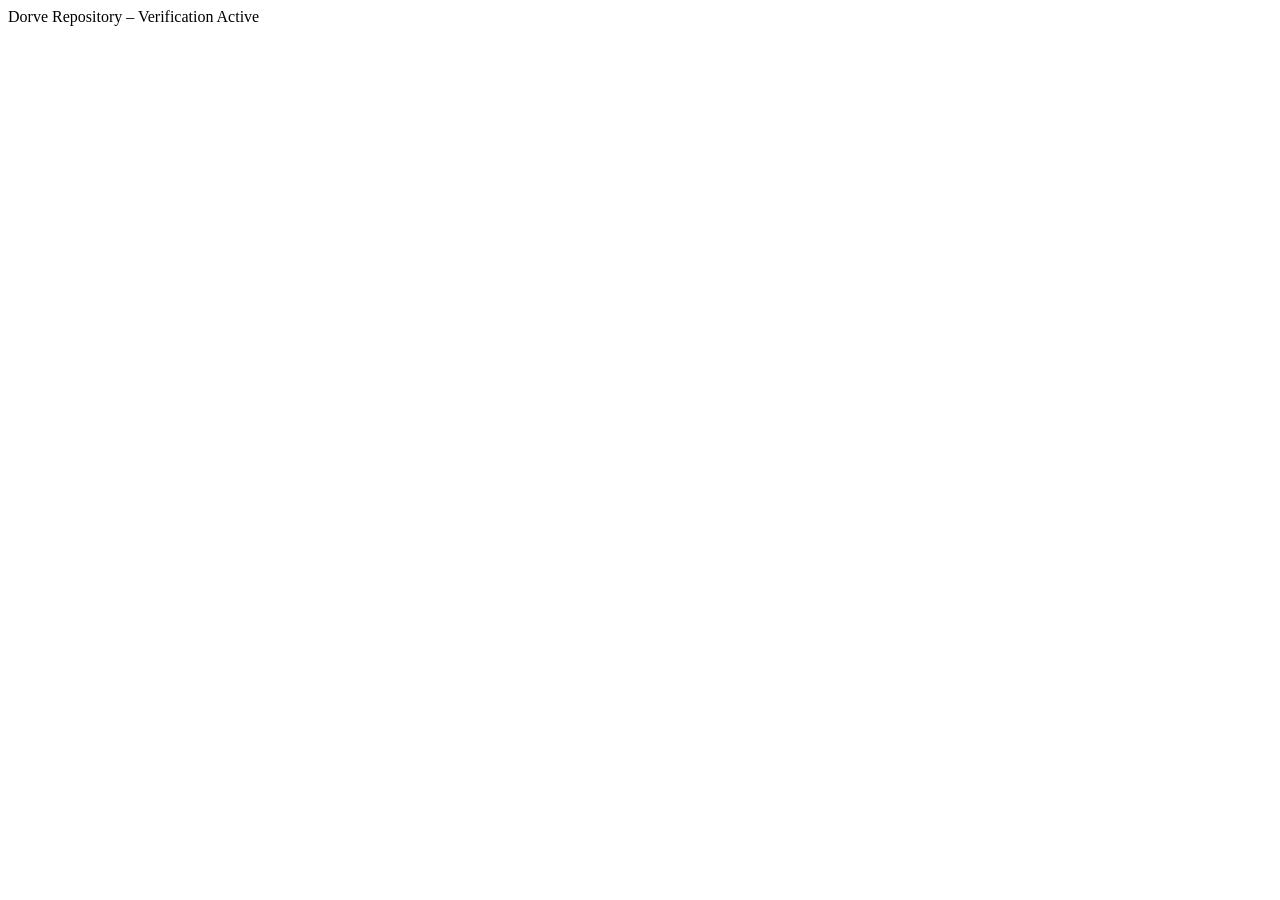
<file: index.html>
<!DOCTYPE html>
<html>
<head>
  <!-- GANTI KODE DI BAWAH DENGAN KODE VERIFIKASI DARI SEARCH CONSOLE -->
  <meta name="google-site-verification" content="qCe2JRQ90kSZsdynT_LKBflyMg3A5v-yLUPvluCu8NE" />
  <title>Dorve Repository</title>
</head>
<body>
  Dorve Repository – Verification Active
</body>
</html>
</file>
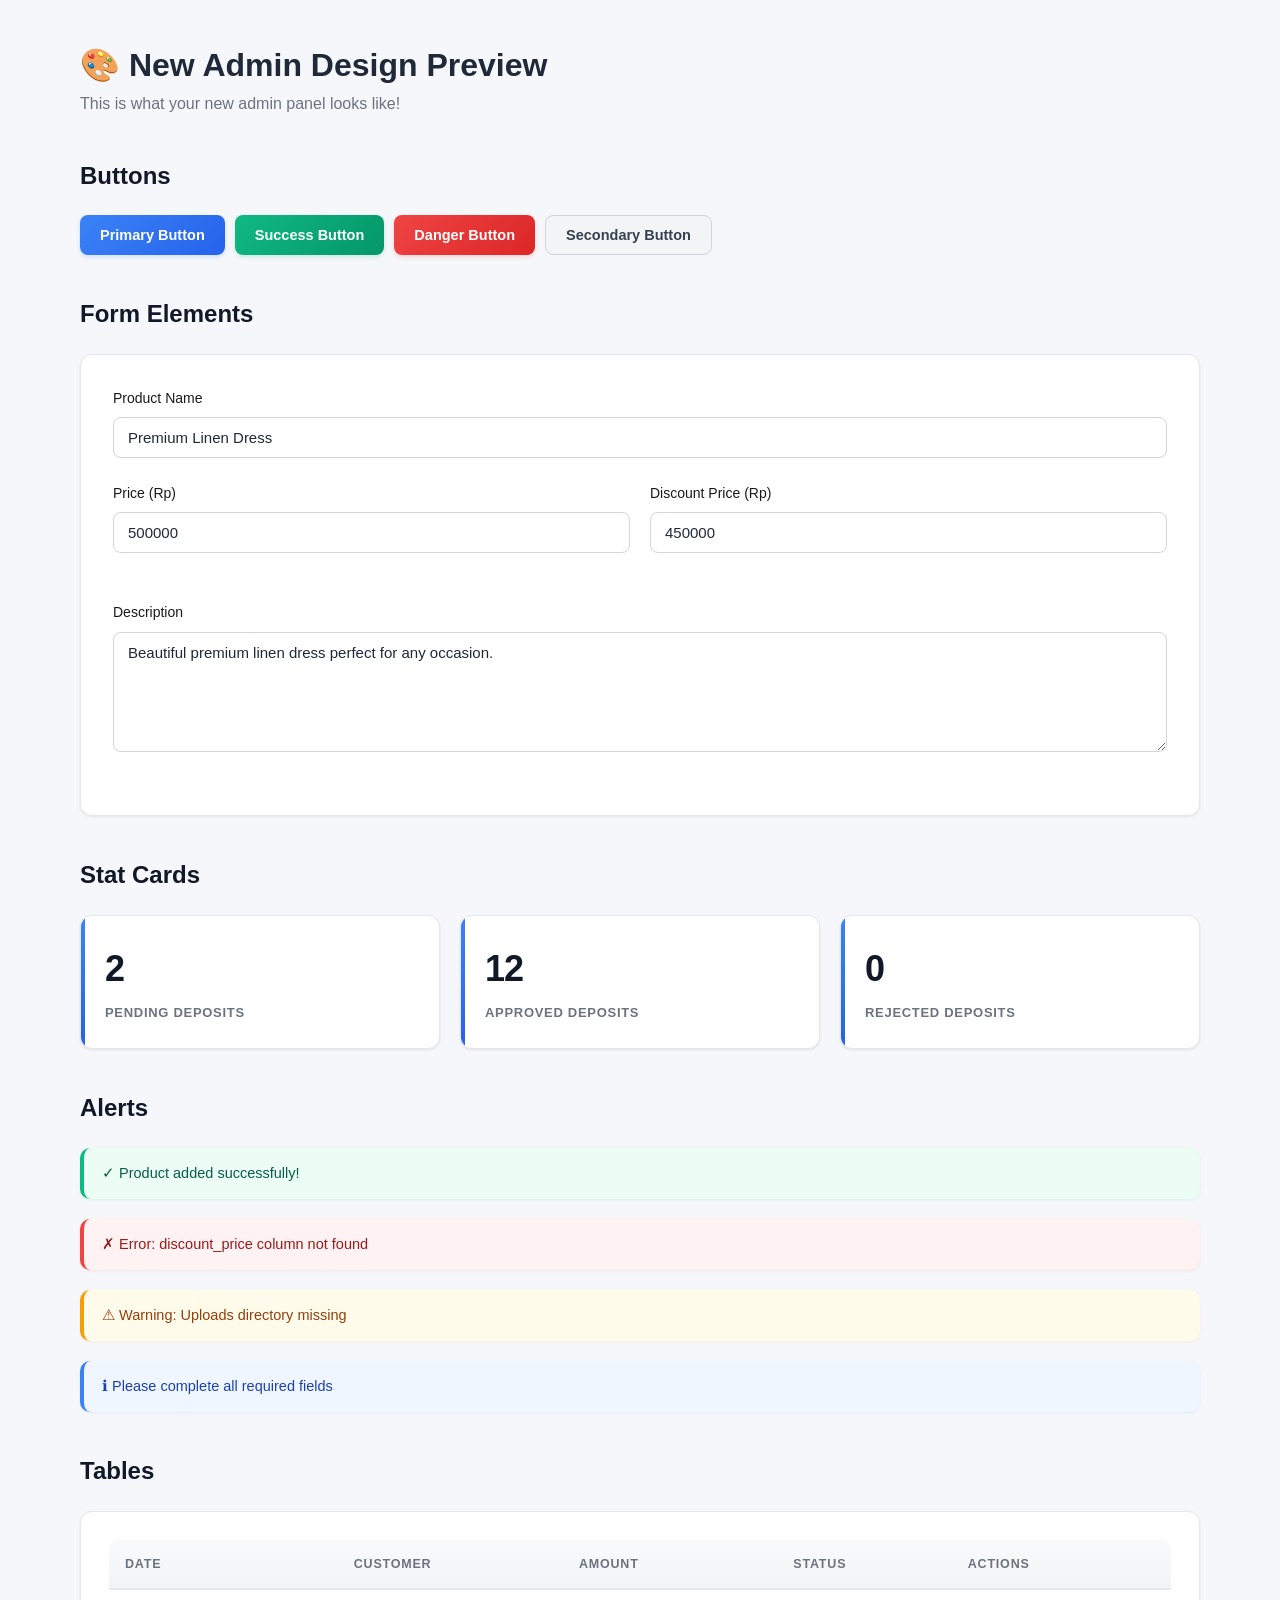
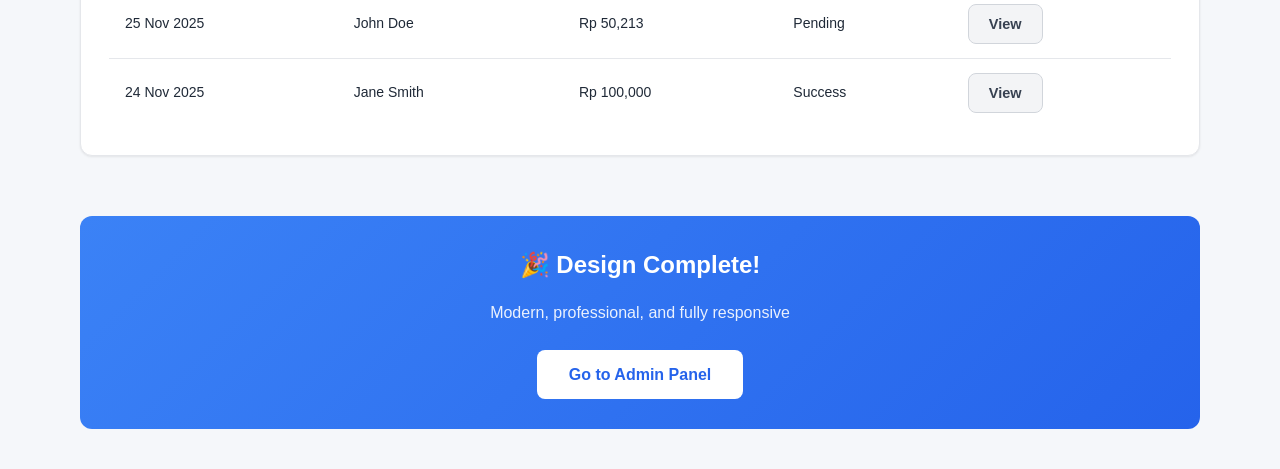
<file: admin-design-preview.html>
<!DOCTYPE html>
<html>
<head>
    <title>New Admin Design Preview</title>
    <link rel="stylesheet" href="/admin/assets/admin-style.css">
    <style>
        .preview-container { padding: 40px; max-width: 1200px; margin: 0 auto; }
        .preview-section { margin: 40px 0; }
        .preview-title { font-size: 24px; font-weight: 700; margin-bottom: 20px; color: #111827; }
        .demo-grid { display: grid; gap: 20px; }
    </style>
</head>
<body>
<div class="preview-container">
    <h1>🎨 New Admin Design Preview</h1>
    <p style="color: #6B7280; margin-bottom: 40px;">This is what your new admin panel looks like!</p>

    <!-- Buttons Preview -->
    <div class="preview-section">
        <div class="preview-title">Buttons</div>
        <div class="btn-group">
            <button class="btn btn-primary">Primary Button</button>
            <button class="btn btn-success">Success Button</button>
            <button class="btn btn-danger">Danger Button</button>
            <button class="btn btn-secondary">Secondary Button</button>
        </div>
    </div>

    <!-- Forms Preview -->
    <div class="preview-section">
        <div class="preview-title">Form Elements</div>
        <div class="form-container">
            <div class="form-group">
                <label>Product Name</label>
                <input type="text" placeholder="Enter product name..." value="Premium Linen Dress">
            </div>
            <div class="form-row">
                <div class="form-group">
                    <label>Price (Rp)</label>
                    <input type="number" value="500000">
                </div>
                <div class="form-group">
                    <label>Discount Price (Rp)</label>
                    <input type="number" value="450000">
                </div>
            </div>
            <div class="form-group">
                <label>Description</label>
                <textarea placeholder="Enter description...">Beautiful premium linen dress perfect for any occasion.</textarea>
            </div>
        </div>
    </div>

    <!-- Stat Cards Preview -->
    <div class="preview-section">
        <div class="preview-title">Stat Cards</div>
        <div class="stats-grid">
            <div class="stat-card">
                <div class="stat-value">2</div>
                <div class="stat-label">Pending Deposits</div>
            </div>
            <div class="stat-card">
                <div class="stat-value">12</div>
                <div class="stat-label">Approved Deposits</div>
            </div>
            <div class="stat-card">
                <div class="stat-value">0</div>
                <div class="stat-label">Rejected Deposits</div>
            </div>
        </div>
    </div>

    <!-- Alerts Preview -->
    <div class="preview-section">
        <div class="preview-title">Alerts</div>
        <div class="alert alert-success">✓ Product added successfully!</div>
        <div class="alert alert-error">✗ Error: discount_price column not found</div>
        <div class="alert alert-warning">⚠ Warning: Uploads directory missing</div>
        <div class="alert alert-info">ℹ Please complete all required fields</div>
    </div>

    <!-- Table Preview -->
    <div class="preview-section">
        <div class="preview-title">Tables</div>
        <div class="content-container">
            <table>
                <thead>
                    <tr>
                        <th>Date</th>
                        <th>Customer</th>
                        <th>Amount</th>
                        <th>Status</th>
                        <th>Actions</th>
                    </tr>
                </thead>
                <tbody>
                    <tr>
                        <td>25 Nov 2025</td>
                        <td>John Doe</td>
                        <td>Rp 50,213</td>
                        <td><span class="badge badge-warning">Pending</span></td>
                        <td><button class="btn btn-secondary">View</button></td>
                    </tr>
                    <tr>
                        <td>24 Nov 2025</td>
                        <td>Jane Smith</td>
                        <td>Rp 100,000</td>
                        <td><span class="badge badge-success">Success</span></td>
                        <td><button class="btn btn-secondary">View</button></td>
                    </tr>
                </tbody>
            </table>
        </div>
    </div>

    <div style="margin-top: 60px; padding: 30px; background: linear-gradient(135deg, #3B82F6 0%, #2563EB 100%); border-radius: 12px; color: white; text-align: center;">
        <h2 style="margin-bottom: 16px; color: white;">🎉 Design Complete!</h2>
        <p style="opacity: 0.9; margin-bottom: 24px;">Modern, professional, and fully responsive</p>
        <a href="/admin/" style="display: inline-block; padding: 12px 32px; background: white; color: #2563EB; border-radius: 8px; text-decoration: none; font-weight: 600;">Go to Admin Panel</a>
    </div>
</div>
</body>
</html>
</file>
<file: admin/assets/admin-style.css>
/* ====================================
   DORVE HOUSE - ADMIN PANEL STYLES
   Universal & Responsive Admin CSS
   ==================================== */

* {
    margin: 0;
    padding: 0;
    box-sizing: border-box;
}

body {
    font-family: 'Inter', -apple-system, BlinkMacSystemFont, 'Segoe UI', 'Roboto', sans-serif;
    background: #F5F7FA;
    color: #1F2937;
    line-height: 1.6;
    overflow-x: hidden;
}

/* ==================
   ADMIN LAYOUT
   ================== */

.admin-layout {
    display: flex;
    min-height: 100vh;
    position: relative;
}

/* ==================
   SIDEBAR
   ================== */

.admin-sidebar {
    background: linear-gradient(180deg, #1F2937 0%, #111827 100%);
    color: white;
    padding: 0;
    position: fixed;
    width: 280px;
    height: 100vh;
    overflow-y: auto;
    z-index: 1000;
    transition: all 0.3s cubic-bezier(0.4, 0, 0.2, 1);
    box-shadow: 2px 0 12px rgba(0, 0, 0, 0.15);
    left: 0;
    top: 0;
}

.admin-logo {
    font-size: 26px;
    font-weight: 800;
    letter-spacing: 4px;
    padding: 28px 24px;
    border-bottom: 1px solid rgba(255,255,255,0.12);
    background: rgba(0, 0, 0, 0.2);
    text-align: center;
    color: #fff;
}

.admin-nav {
    padding: 16px 0;
}

.nav-item {
    padding: 14px 24px;
    color: rgba(255,255,255,0.75);
    text-decoration: none;
    display: flex;
    align-items: center;
    gap: 12px;
    transition: all 0.2s ease;
    font-size: 14.5px;
    font-weight: 500;
    cursor: pointer;
    border-left: 3px solid transparent;
    margin: 2px 0;
}

.nav-item:hover {
    background: rgba(255,255,255,0.08);
    color: #fff;
    border-left-color: rgba(255,255,255,0.3);
    padding-left: 28px;
}

.nav-item.active {
    background: rgba(59, 130, 246, 0.15);
    color: #fff;
    border-left-color: #3B82F6;
    font-weight: 600;
}

/* Mobile Menu Toggle */
.mobile-menu-toggle {
    display: none;
    position: fixed;
    top: 16px;
    left: 16px;
    z-index: 1100;
    background: linear-gradient(135deg, #1F2937 0%, #111827 100%);
    color: white;
    border: none;
    padding: 12px 14px;
    border-radius: 10px;
    cursor: pointer;
    font-size: 22px;
    box-shadow: 0 2px 8px rgba(0, 0, 0, 0.2);
    transition: all 0.2s ease;
}

.mobile-menu-toggle:hover {
    transform: scale(1.05);
    box-shadow: 0 4px 12px rgba(0, 0, 0, 0.3);
}

.sidebar-overlay {
    display: none;
    position: fixed;
    top: 0;
    left: 0;
    width: 100%;
    height: 100%;
    background: rgba(0,0,0,0.6);
    z-index: 999;
    backdrop-filter: blur(2px);
}

/* ==================
   ADMIN CONTENT
   ================== */

.admin-content {
    margin-left: 280px;
    padding: 32px 40px;
    width: calc(100% - 280px);
    min-height: 100vh;
    background: #F5F7FA;
}

.header {
    display: flex;
    justify-content: space-between;
    align-items: center;
    margin-bottom: 32px;
    flex-wrap: wrap;
    gap: 20px;
    padding-bottom: 20px;
    border-bottom: 2px solid #E5E7EB;
}

.header h1 {
    font-size: 32px;
    font-weight: 700;
    color: #111827;
    letter-spacing: -0.5px;
}

/* ==================
   CONTAINERS
   ================== */

.form-container,
.content-container {
    background: white;
    border-radius: 12px;
    padding: 32px;
    box-shadow: 0 1px 3px rgba(0,0,0,0.05), 0 1px 2px rgba(0,0,0,0.03);
    margin-bottom: 24px;
    border: 1px solid #E5E7EB;
}

.content-container {
    padding: 28px;
}

/* ==================
   FORMS
   ================== */

.form-group {
    margin-bottom: 24px;
}

.form-row {
    display: grid;
    grid-template-columns: repeat(auto-fit, minmax(200px, 1fr));
    gap: 20px;
    margin-bottom: 24px;
}

label {
    display: block;
    margin-bottom: 8px;
    font-weight: 500;
    color: #1A1A1A;
    font-size: 14px;
}

input[type="text"],
input[type="email"],
input[type="number"],
input[type="password"],
input[type="tel"],
input[type="url"],
input[type="date"],
input[type="file"],
select,
textarea {
    width: 100%;
    padding: 11px 14px;
    border: 1.5px solid #D1D5DB;
    border-radius: 8px;
    font-size: 15px;
    font-family: 'Inter', -apple-system, sans-serif;
    transition: all 0.2s ease;
    background: white;
    color: #1F2937;
}

input:focus,
select:focus,
textarea:focus {
    outline: none;
    border-color: #3B82F6;
    box-shadow: 0 0 0 3px rgba(59, 130, 246, 0.1);
    background: #FFFFFF;
}

input:disabled,
select:disabled,
textarea:disabled {
    background: #F8F9FA;
    cursor: not-allowed;
}

textarea {
    min-height: 120px;
    resize: vertical;
}

.checkbox-group {
    display: flex;
    align-items: center;
    gap: 8px;
}

.checkbox-group input[type="checkbox"] {
    width: auto;
    margin: 0;
}

/* ==================
   BUTTONS
   ================== */

.btn {
    padding: 11px 20px;
    border-radius: 8px;
    font-size: 14.5px;
    font-weight: 600;
    cursor: pointer;
    text-decoration: none;
    display: inline-flex;
    align-items: center;
    justify-content: center;
    gap: 8px;
    transition: all 0.2s ease;
    border: none;
    text-align: center;
    white-space: nowrap;
}

.btn-primary {
    background: linear-gradient(135deg, #3B82F6 0%, #2563EB 100%);
    color: white;
    box-shadow: 0 2px 4px rgba(59, 130, 246, 0.2);
}

.btn-primary:hover {
    background: linear-gradient(135deg, #2563EB 0%, #1D4ED8 100%);
    box-shadow: 0 4px 8px rgba(59, 130, 246, 0.3);
    transform: translateY(-1px);
}

.btn-secondary {
    background: #F3F4F6;
    color: #374151;
    border: 1.5px solid #D1D5DB;
}

.btn-secondary:hover {
    background: #E5E7EB;
    border-color: #9CA3AF;
}

.btn-danger {
    background: linear-gradient(135deg, #EF4444 0%, #DC2626 100%);
    color: white;
    box-shadow: 0 2px 4px rgba(239, 68, 68, 0.2);
}

.btn-danger:hover {
    background: linear-gradient(135deg, #DC2626 0%, #B91C1C 100%);
    box-shadow: 0 4px 8px rgba(239, 68, 68, 0.3);
    transform: translateY(-1px);
}

.btn-success {
    background: linear-gradient(135deg, #10B981 0%, #059669 100%);
    color: white;
    box-shadow: 0 2px 4px rgba(16, 185, 129, 0.2);
}

.btn-success:hover {
    background: linear-gradient(135deg, #059669 0%, #047857 100%);
    box-shadow: 0 4px 8px rgba(16, 185, 129, 0.3);
    transform: translateY(-1px);
}

.btn:active {
    transform: translateY(0);
}

.btn-group {
    display: flex;
    gap: 10px;
    flex-wrap: wrap;
}

/* ==================
   TABLES
   ================== */

.table-container {
    overflow-x: auto;
    margin-bottom: 20px;
}

table {
    width: 100%;
    border-collapse: collapse;
    background: white;
    border-radius: 8px;
    overflow: hidden;
}

th,
td {
    padding: 14px 16px;
    text-align: left;
    border-bottom: 1px solid #E5E7EB;
    vertical-align: middle;
    font-size: 14px;
}

th {
    background: linear-gradient(180deg, #F9FAFB 0%, #F3F4F6 100%);
    font-weight: 700;
    font-size: 12.5px;
    color: #6B7280;
    text-transform: uppercase;
    letter-spacing: 0.8px;
    border-bottom: 2px solid #E5E7EB;
}

tbody tr {
    transition: all 0.15s ease;
}

tbody tr:hover {
    background: #F9FAFB;
    box-shadow: inset 0 0 0 1px #E5E7EB;
}

tr:last-child td {
    border-bottom: none;
}

/* ==================
   ALERTS & MESSAGES
   ================== */

.alert {
    padding: 14px 18px;
    border-radius: 10px;
    margin-bottom: 20px;
    display: flex;
    align-items: center;
    gap: 12px;
    font-size: 14.5px;
    font-weight: 500;
    border-left: 4px solid;
}

.alert-success {
    background: #ECFDF5;
    color: #065F46;
    border-color: #10B981;
    box-shadow: 0 1px 3px rgba(16, 185, 129, 0.1);
}

.alert-error {
    background: #FEF2F2;
    color: #991B1B;
    border-color: #EF4444;
    box-shadow: 0 1px 3px rgba(239, 68, 68, 0.1);
}

.alert-info {
    background: #EFF6FF;
    color: #1E40AF;
    border-color: #3B82F6;
    box-shadow: 0 1px 3px rgba(59, 130, 246, 0.1);
}

.alert-warning {
    background: #FFFBEB;
    color: #92400E;
    border-color: #F59E0B;
    box-shadow: 0 1px 3px rgba(245, 158, 11, 0.1);
}

/* ==================
   CARDS & STATS
   ================== */

.stats-grid {
    display: grid;
    grid-template-columns: repeat(auto-fit, minmax(260px, 1fr));
    gap: 20px;
    margin-bottom: 32px;
}

.stat-card {
    background: white;
    padding: 24px;
    border-radius: 12px;
    box-shadow: 0 1px 3px rgba(0,0,0,0.06), 0 1px 2px rgba(0,0,0,0.04);
    border: 1px solid #E5E7EB;
    min-height: 130px;
    display: flex;
    flex-direction: column;
    justify-content: space-between;
    transition: all 0.2s ease;
    position: relative;
    overflow: hidden;
}

.stat-card:hover {
    box-shadow: 0 4px 12px rgba(0,0,0,0.08), 0 2px 4px rgba(0,0,0,0.05);
    transform: translateY(-2px);
}

.stat-card::before {
    content: '';
    position: absolute;
    top: 0;
    left: 0;
    width: 4px;
    height: 100%;
    background: linear-gradient(180deg, #3B82F6 0%, #2563EB 100%);
}

.stat-value {
    font-size: 36px;
    font-weight: 800;
    color: #111827;
    margin-bottom: 6px;
    letter-spacing: -1px;
}

.stat-label {
    font-size: 13px;
    color: #6B7280;
    text-transform: uppercase;
    letter-spacing: 0.7px;
    font-weight: 600;
}

/* ==================
   IMAGE UPLOAD
   ================== */

.image-preview {
    display: grid;
    grid-template-columns: repeat(auto-fill, minmax(150px, 1fr));
    gap: 15px;
    margin-top: 15px;
}

.image-item {
    position: relative;
    border: 2px solid #E8E8E8;
    border-radius: 8px;
    overflow: hidden;
    aspect-ratio: 1;
}

.image-item img {
    width: 100%;
    height: 100%;
    object-fit: cover;
}

.image-remove {
    position: absolute;
    top: 8px;
    right: 8px;
    background: #EF4444;
    color: white;
    border: none;
    width: 28px;
    height: 28px;
    border-radius: 50%;
    cursor: pointer;
    display: flex;
    align-items: center;
    justify-content: center;
    font-size: 16px;
}

/* ==================
   PAGINATION
   ================== */

.pagination {
    display: flex;
    gap: 8px;
    justify-content: center;
    margin-top: 30px;
    flex-wrap: wrap;
}

.pagination a,
.pagination span {
    padding: 8px 12px;
    border: 1px solid #E8E8E8;
    border-radius: 6px;
    text-decoration: none;
    color: #1A1A1A;
    transition: all 0.3s;
}

.pagination a:hover {
    background: #F8F9FA;
}

.pagination .active {
    background: #1A1A1A;
    color: white;
    border-color: #1A1A1A;
}

/* ==================
   RESPONSIVE DESIGN
   ================== */

/* Tablet (768px and below) */
@media (max-width: 768px) {
    .admin-layout {
        flex-direction: column;
    }

    .admin-sidebar {
        transform: translateX(-100%);
        width: 280px;
    }

    .admin-sidebar.mobile-open {
        transform: translateX(0);
    }

    .sidebar-overlay.mobile-open {
        display: block;
    }

    .mobile-menu-toggle {
        display: flex;
        align-items: center;
        justify-content: center;
    }

    .admin-content {
        margin-left: 0;
        width: 100%;
        padding: 80px 20px 20px;
    }

    .form-container,
    .content-container {
        padding: 24px;
    }

    .header h1 {
        font-size: 24px;
    }

    .form-row {
        grid-template-columns: 1fr;
    }

    .stats-grid {
        grid-template-columns: 1fr;
    }

    .btn-group {
        flex-direction: column;
    }

    .btn {
        width: 100%;
    }

    table {
        font-size: 14px;
    }

    th,
    td {
        padding: 8px 12px;
    }
}

/* Mobile (480px and below) */
@media (max-width: 480px) {
    .admin-content {
        padding: 70px 15px 15px;
    }

    .form-container,
    .content-container {
        padding: 20px;
    }

    .header {
        flex-direction: column;
        align-items: flex-start;
    }

    .header h1 {
        font-size: 20px;
    }

    input[type="text"],
    input[type="email"],
    input[type="number"],
    input[type="password"],
    select,
    textarea {
        font-size: 16px; /* Prevent zoom on iOS */
    }

    .image-preview {
        grid-template-columns: repeat(2, 1fr);
    }
}

/* Large Desktop (1400px and above) */
@media (min-width: 1400px) {
    .admin-content {
        padding: 50px 60px;
    }
}

/* ==================
   UTILITIES
   ================== */

.text-center {
    text-align: center;
}

.text-right {
    text-align: right;
}

.mb-20 {
    margin-bottom: 20px;
}

.mb-30 {
    margin-bottom: 30px;
}

.mt-20 {
    margin-top: 20px;
}

.mt-30 {
    margin-top: 30px;
}

.hidden {
    display: none !important;
}

.text-muted {
    color: #666;
}

.text-danger {
    color: #EF4444;
}

.text-success {
    color: #10B981;
}

/* ==================
   LOADING
   ================== */

.loading {
    display: inline-block;
    width: 20px;
    height: 20px;
    border: 3px solid rgba(255,255,255,0.3);
    border-radius: 50%;
    border-top-color: white;
    animation: spin 1s ease-in-out infinite;
}

@keyframes spin {
    to { transform: rotate(360deg); }
}

/* ==================
   PRINT STYLES
   ================== */

@media print {
    .admin-sidebar,
    .mobile-menu-toggle,
    .btn,
    .sidebar-overlay {
        display: none !important;
    }

    .admin-content {
        margin-left: 0;
        padding: 0;
    }

    .form-container,
    .content-container {
        box-shadow: none;
        border: 1px solid #E8E8E8;
    }
}
</file>
